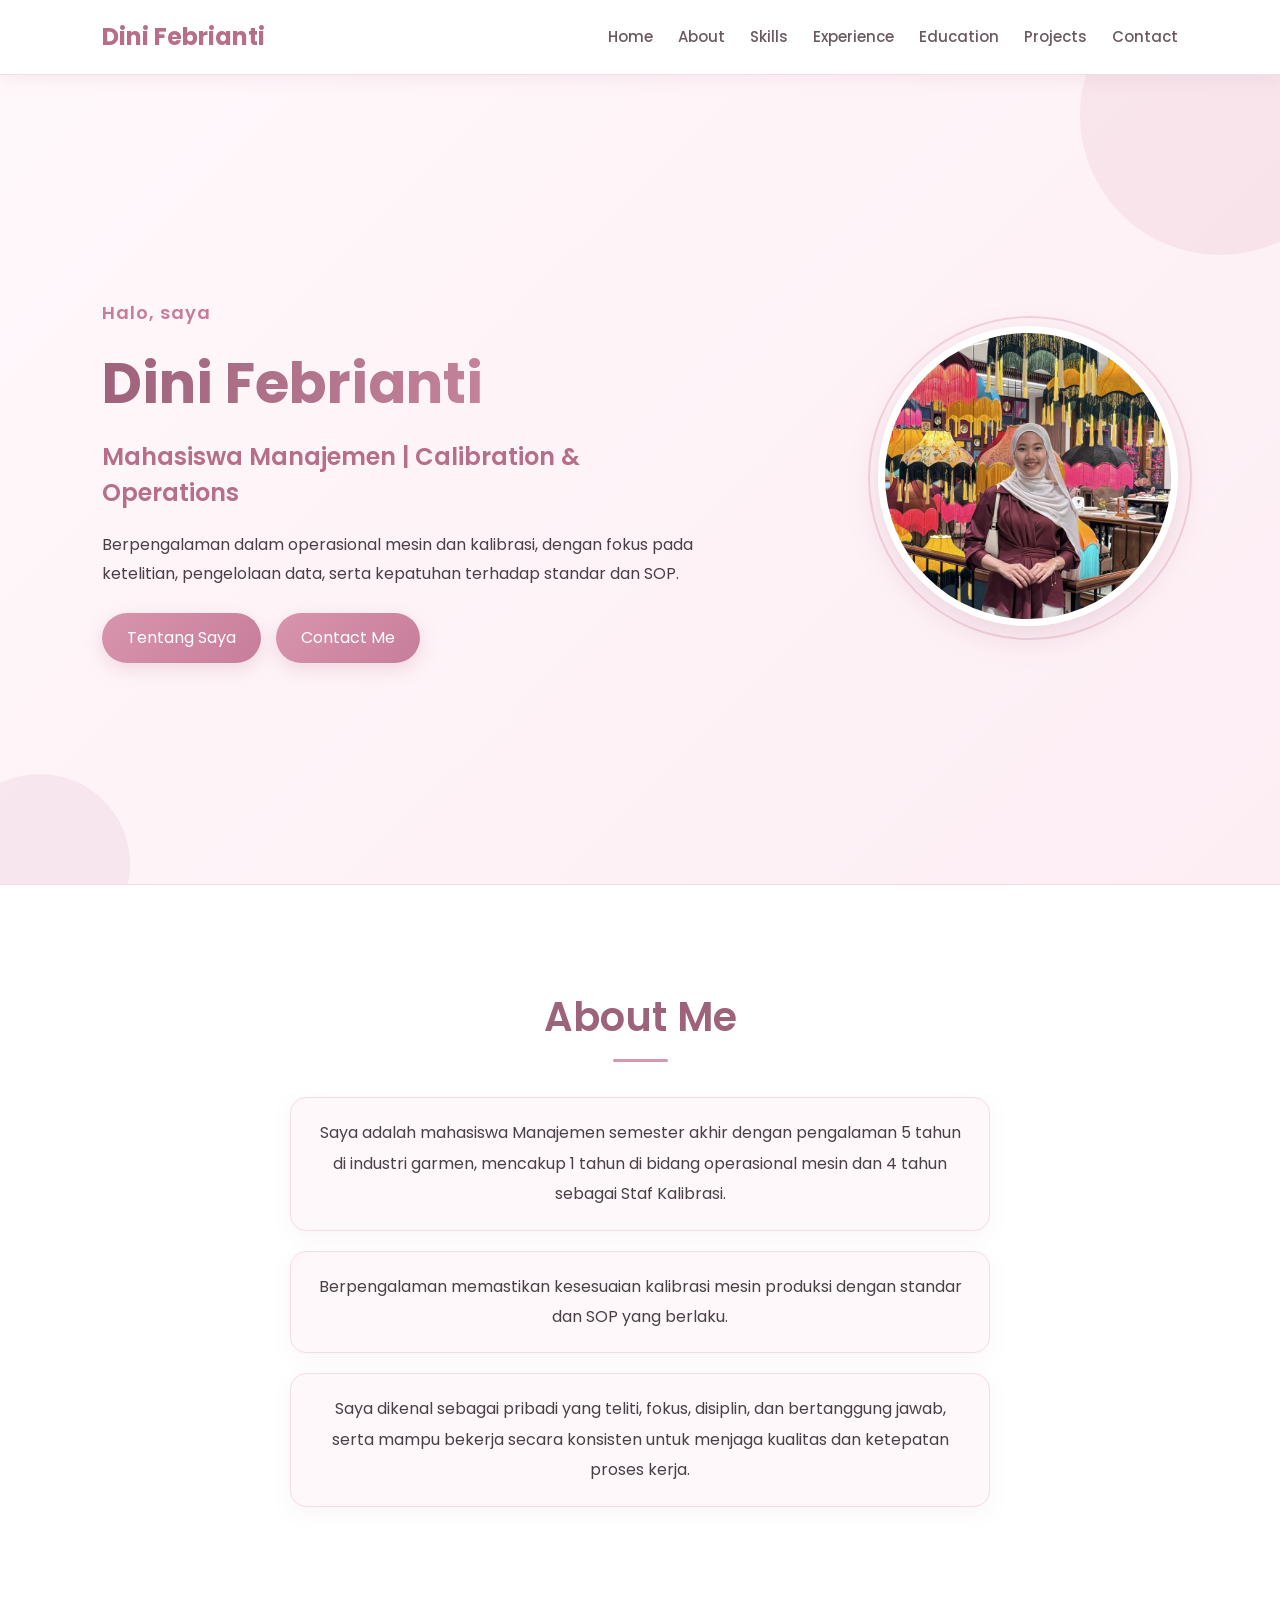
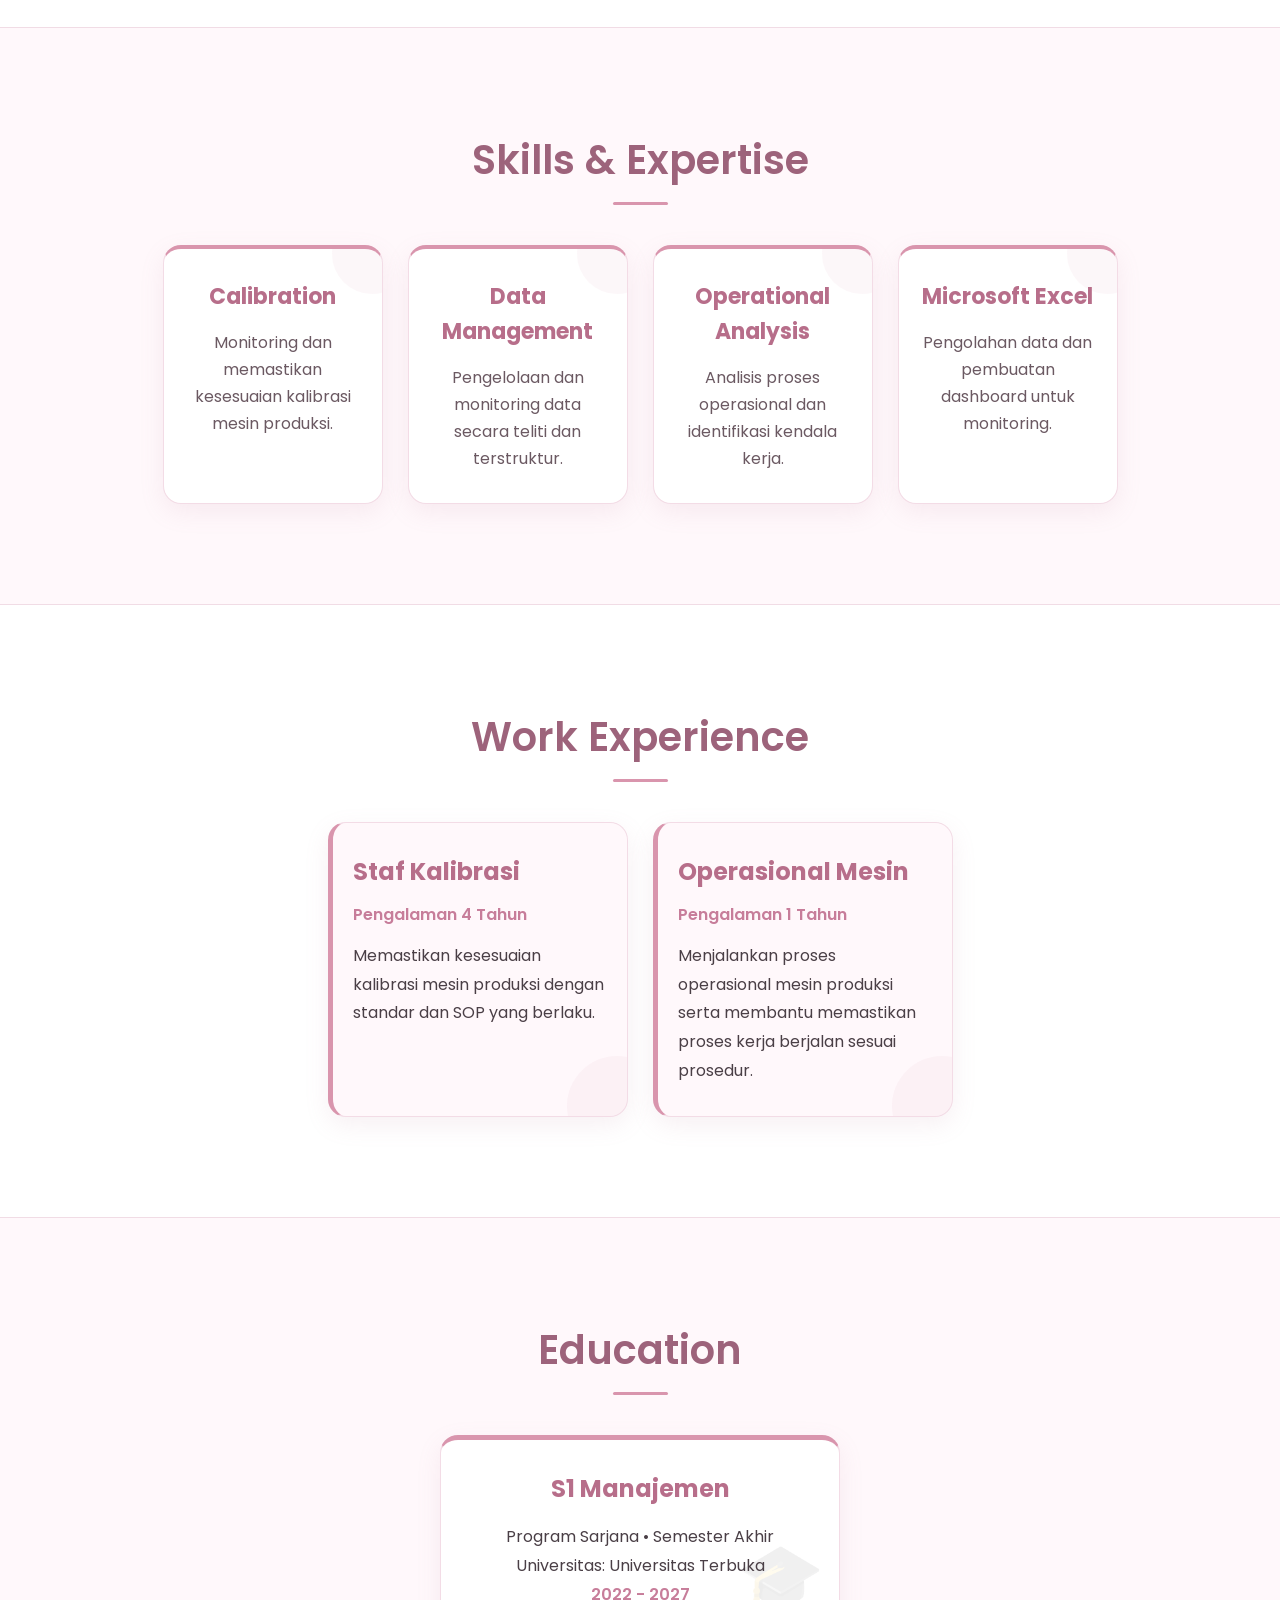
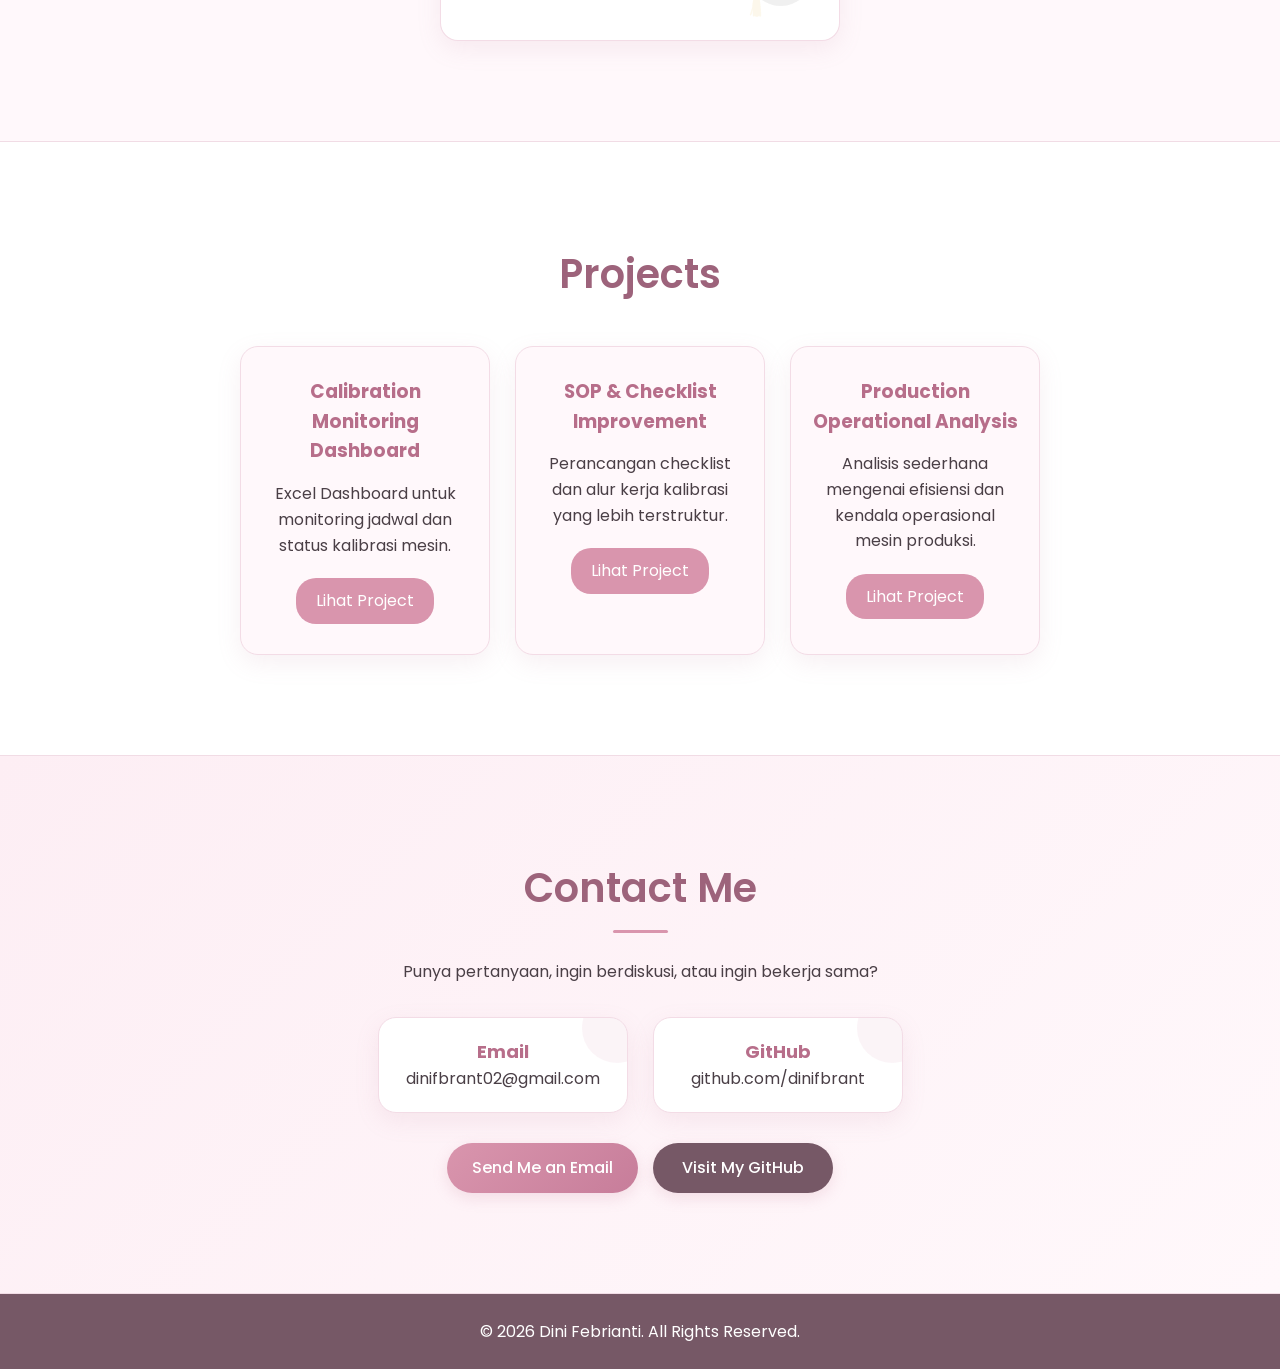
<file: index.html>
<!DOCTYPE html>
<html lang="id">

<head>
    <meta charset="UTF-8">

    <meta name="viewport" content="width=device-width, initial-scale=1.0">

    <title>Portfolio Dini Febrianti</title>

    <link rel="stylesheet" href="style.css">

    <!-- Google Font Poppins -->
    <link rel="preconnect" href="https://fonts.googleapis.com">
    <link rel="preconnect" href="https://fonts.gstatic.com" crossorigin>
    <link href="https://fonts.googleapis.com/css2?family=Poppins:wght@300;400;500;600;700&display=swap" rel="stylesheet">
</head>

<body>

    <!-- =========================
         NAVBAR
    ========================== -->

    <nav>

        <div class="logo">
            Dini Febrianti
        </div>

        <ul>
            <li><a href="#home">Home</a></li>
            <li><a href="#about">About</a></li>
            <li><a href="#skills">Skills</a></li>
            <li><a href="#experience">Experience</a></li>
            <li><a href="#education">Education</a></li>
            <li><a href="#projects">Projects</a></li>
            <li><a href="#contact">Contact</a></li>
        </ul>

    </nav>


    <!-- =========================
         HOME
    ========================== -->

    <section id="home">

        <div class="hero-text">

            <p>Halo, saya</p>

            <h1>Dini Febrianti</h1>

            <h3>
                Mahasiswa Manajemen | Calibration & Operations
            </h3>

            <p>
                Berpengalaman dalam operasional mesin dan kalibrasi,
                dengan fokus pada ketelitian, pengelolaan data,
                serta kepatuhan terhadap standar dan SOP.
            </p>

            <div class="hero-buttons">

                <a href="#about">
                    Tentang Saya
                </a>

                <a href="#contact">
                    Contact Me
                </a>

            </div>

        </div>


        <div class="hero-image">

            <img
                src="images/profile.jpeg"
                alt="Foto Profil"
            >

        </div>

    </section>


    <!-- =========================
         ABOUT
    ========================== -->

    <section id="about">

        <h2>About Me</h2>

        <p>
            Saya adalah mahasiswa Manajemen semester akhir dengan
            pengalaman 5 tahun di industri garmen, mencakup 1 tahun
            di bidang operasional mesin dan 4 tahun sebagai Staf Kalibrasi.
        </p>

        <p>
            Berpengalaman memastikan kesesuaian kalibrasi mesin produksi
            dengan standar dan SOP yang berlaku.
        </p>

        <p>
            Saya dikenal sebagai pribadi yang teliti, fokus, disiplin,
            dan bertanggung jawab, serta mampu bekerja secara konsisten
            untuk menjaga kualitas dan ketepatan proses kerja.
        </p>

    </section>


    <!-- =========================
         SKILLS
    ========================== -->

    <section id="skills">

        <h2>Skills & Expertise</h2>

        <div class="skills-container">

            <div class="skill-card">

                <h3>Calibration</h3>

                <p>
                    Monitoring dan memastikan kesesuaian
                    kalibrasi mesin produksi.
                </p>

            </div>


            <div class="skill-card">

                <h3>Data Management</h3>

                <p>
                    Pengelolaan dan monitoring data
                    secara teliti dan terstruktur.
                </p>

            </div>


            <div class="skill-card">

                <h3>Operational Analysis</h3>

                <p>
                    Analisis proses operasional dan
                    identifikasi kendala kerja.
                </p>

            </div>


            <div class="skill-card">

                <h3>Microsoft Excel</h3>

                <p>
                    Pengolahan data dan pembuatan
                    dashboard untuk monitoring.
                </p>

            </div>

        </div>

    </section>


    <!-- =========================
         EXPERIENCE
    ========================== -->

    <section id="experience">

        <h2>Work Experience</h2>

        <div class="experience-container">

            <div class="experience-card">

                <h3>Staf Kalibrasi</h3>

                <p>
                    Pengalaman 4 Tahun
                </p>

                <p>
                    Memastikan kesesuaian kalibrasi mesin produksi
                    dengan standar dan SOP yang berlaku.
                </p>

            </div>


            <div class="experience-card">

                <h3>Operasional Mesin</h3>

                <p>
                    Pengalaman 1 Tahun
                </p>

                <p>
                    Menjalankan proses operasional mesin produksi
                    serta membantu memastikan proses kerja berjalan
                    sesuai prosedur.
                </p>

            </div>

        </div>

    </section>


    <!-- =========================
         EDUCATION
    ========================== -->

    <section id="education">

        <h2>Education</h2>

        <div class="education-card">

            <h3>S1 Manajemen</h3>

            <p>
                Program Sarjana • Semester Akhir
            </p>

            <p>
                Universitas: Universitas Terbuka
            </p>

            <p>
                2022 - 2027
            </p>

        </div>

    </section>


    <!-- =========================
         PROJECTS
    ========================== -->

    <section id="projects">

        <h2>Projects</h2>

        <div class="projects-container">

            <div class="project-card">

                <h3>
                    Calibration Monitoring Dashboard
                </h3>

                <p>
                    Excel Dashboard untuk monitoring jadwal
                    dan status kalibrasi mesin.
                </p>

                <a href="projects/index.html">
                    Lihat Project
                </a>

            </div>


            <div class="project-card">

                <h3>
                    SOP & Checklist Improvement
                </h3>

                <p>
                    Perancangan checklist dan alur kerja kalibrasi
                    yang lebih terstruktur.
                </p>

                <a href="projects/index.html">
                    Lihat Project
                </a>

            </div>


            <div class="project-card">

                <h3>
                    Production Operational Analysis
                </h3>

                <p>
                    Analisis sederhana mengenai efisiensi dan
                    kendala operasional mesin produksi.
                </p>

                <a href="projects/index.html">
                    Lihat Project
                </a>

            </div>

        </div>

    </section>


    <!-- =========================
         CONTACT
    ========================== -->

    <section id="contact">

        <h2>Contact Me</h2>

        <p>
            Punya pertanyaan, ingin berdiskusi,
            atau ingin bekerja sama?
        </p>

        <div class="contact-info">

            <p>
                <strong>Email</strong><br>
                dinifbrant02@gmail.com
            </p>

            <p>
                <strong>GitHub</strong><br>
                github.com/dinifbrant
            </p>

        </div>


        <div class="contact-buttons">

            <a href="mailto:dinifbrant02@gmail.com">
                Send Me an Email
            </a>

            <a
                href="https://github.com/dinifbrant"
                target="_blank"
            >
                Visit My GitHub
            </a>

        </div>

    </section>


    <!-- =========================
         FOOTER
    ========================== -->

    <footer>

        <p>
            © 2026 Dini Febrianti. All Rights Reserved.
        </p>

    </footer>

</body>

</html>
</file>
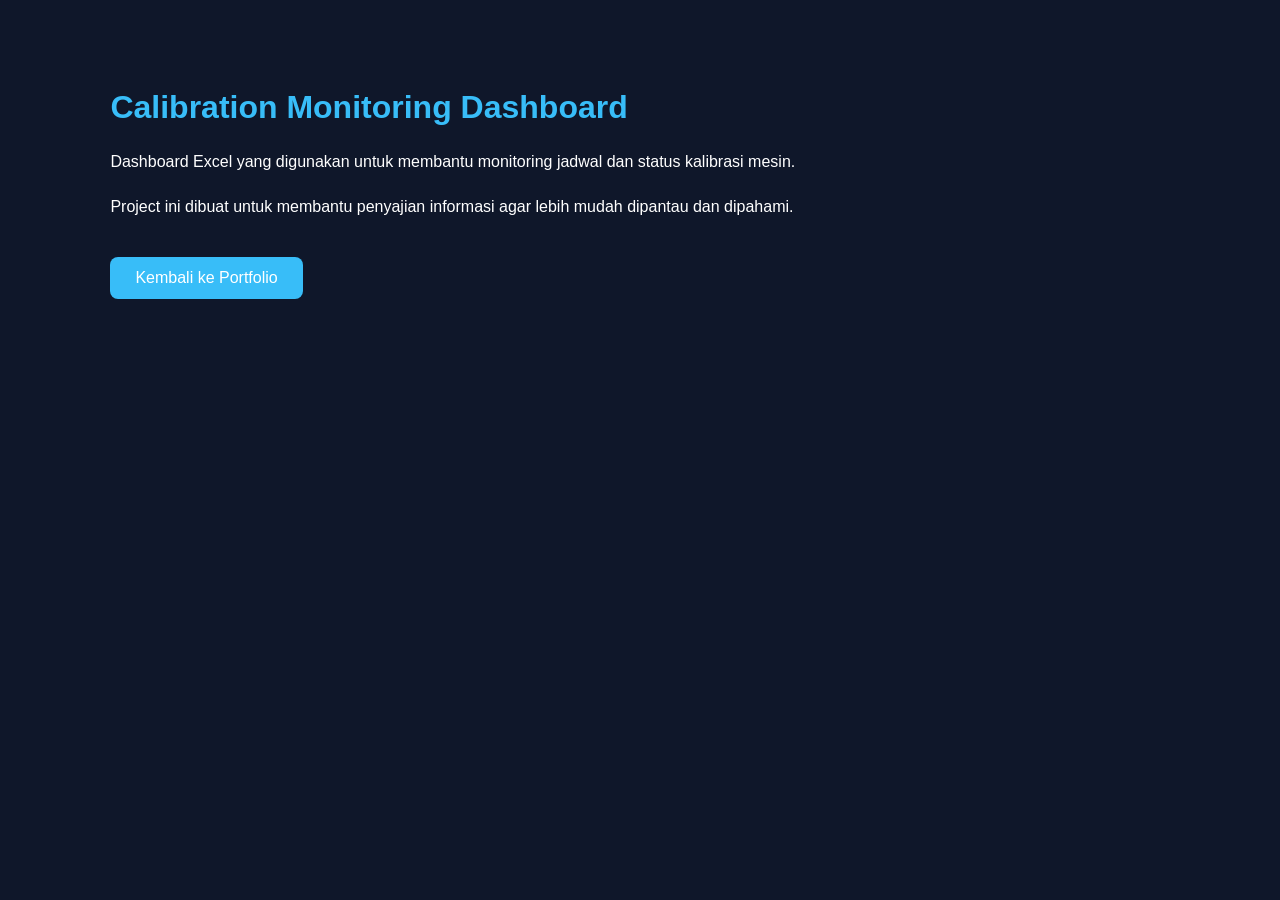
<file: projects/index.html>
<!DOCTYPE html>
<html lang="id">

<head>
    <meta charset="UTF-8">
    <meta name="viewport" content="width=device-width, initial-scale=1.0">

    <title>Calibration Monitoring Dashboard</title>

    <style>
        body {
            background-color: #0f172a;
            color: white;
            font-family: Arial, sans-serif;
            padding: 60px 8%;
        }

        h1 {
            color: #38bdf8;
        }

        p {
            line-height: 1.8;
            max-width: 700px;
        }

        a {
            display: inline-block;
            margin-top: 20px;
            padding: 12px 25px;
            background-color: #38bdf8;
            color: white;
            text-decoration: none;
            border-radius: 8px;
        }

        a:hover {
            opacity: 0.8;
        }
    </style>
</head>

<body>

    <h1>Calibration Monitoring Dashboard</h1>

    <p>
        Dashboard Excel yang digunakan untuk membantu
        monitoring jadwal dan status kalibrasi mesin.
    </p>

    <p>
        Project ini dibuat untuk membantu penyajian
        informasi agar lebih mudah dipantau dan dipahami.
    </p>

    <a href="../index.html">
        Kembali ke Portfolio
    </a>

</body>

</html>
</file>
<file: style.css>
/* =========================
   GLOBAL
========================= */

* {
    margin: 0;
    padding: 0;
    box-sizing: border-box;
}

html {
    scroll-behavior: smooth;
    scroll-padding-top: 90px;
}

body {
    font-family: 'Poppins', sans-serif;
    background-color: #fff8fb;
    color: #4a3f46;
    line-height: 1.6;
}

section {
    border-bottom: 1px solid #f1dce5;
}


/* =========================
   NAVBAR
========================= */

nav {
    display: flex;
    justify-content: space-between;
    align-items: center;

    padding: 18px 8%;

    position: sticky;
    top: 0;
    z-index: 1000;

    background-color: rgba(255, 255, 255, 0.97);

    border-bottom: 1px solid #f3dce6;

    box-shadow: 0 4px 18px rgba(190, 130, 155, 0.12);
}

.logo {
    font-size: 24px;
    font-weight: 700;
    color: #b76e8a;
    white-space: nowrap;
}

nav ul {
    display: flex;
    align-items: center;
    list-style: none;
    gap: 25px;
}

nav a {
    position: relative;

    color: #6b5962;
    text-decoration: none;

    font-size: 15px;
    font-weight: 500;

    transition: 0.3s;
}

nav a::after {
    content: "";

    position: absolute;

    left: 0;
    bottom: -6px;

    width: 0;
    height: 2px;

    background-color: #d995ad;

    transition: 0.3s;
}

nav a:hover {
    color: #c77d9a;
}

nav a:hover::after {
    width: 100%;
}


/* =========================
   HOME
========================= */

#home {
    min-height: 90vh;

    padding: 80px 8%;

    display: flex;
    justify-content: space-between;
    align-items: center;

    gap: 50px;

    background: linear-gradient(
        135deg,
        #fff8fb,
        #fdeef4
    );
}

.hero-text {
    max-width: 600px;
}

.hero-text > p:first-child {
    color: #c77d9a;
    font-weight: 600;
    font-size: 18px;
}

h1 {
    font-size: 56px;
    font-weight: 700;

    margin: 10px 0;

    background: linear-gradient(
        90deg,
        #9d637b,
        #d995ad
    );

    -webkit-background-clip: text;
    -webkit-text-fill-color: transparent;
}

.hero-text h3 {
    font-size: 24px;
    font-weight: 600;

    color: #b76e8a;

    margin-bottom: 20px;
}

.hero-text p {
    line-height: 1.8;
}


/* =========================
   HOME BUTTON
========================= */

.hero-buttons {
    display: flex;
    gap: 15px;

    margin-top: 25px;
}

.hero-buttons a {
    display: inline-block;

    padding: 12px 25px;

    background: linear-gradient(
        135deg,
        #d995ad,
        #c77d9a
    );

    color: white;

    text-decoration: none;

    border-radius: 30px;

    box-shadow: 0 6px 18px rgba(200, 130, 155, 0.25);

    transition: 0.3s;
}

.hero-buttons a:hover {
    opacity: 0.9;
    transform: translateY(-3px);
}


/* =========================
   PROFILE IMAGE
========================= */

.hero-image img {
    width: 300px;
    height: 300px;

    object-fit: cover;

    border-radius: 50%;

    border: 7px solid white;

    box-shadow: 0 10px 30px rgba(190, 130, 155, 0.25);

    transition: 0.3s;
}

.hero-image img:hover {
    transform: scale(1.05);
}


/* =========================
   ABOUT
========================= */

#about {
    min-height: 60vh;

    padding: 100px 8%;

    text-align: center;

    background-color: #fff;
}

#about h2 {
    font-size: 40px;
    font-weight: 600;

    margin-bottom: 35px;

    color: #9d637b;
}

#about p {
    max-width: 700px;

    margin: 0 auto 20px;

    line-height: 1.9;
}


/* =========================
   SKILLS
========================= */

#skills {
    min-height: 60vh;

    padding: 100px 8%;

    text-align: center;

    background-color: #fff8fb;
}

#skills h2 {
    font-size: 40px;
    font-weight: 600;

    margin-bottom: 40px;

    color: #9d637b;
}

.skills-container {
    display: flex;
    justify-content: center;

    gap: 25px;

    flex-wrap: wrap;
}

.skill-card {
    width: 220px;

    padding: 30px 20px;

    border-radius: 18px;

    background-color: #fff;

    border: 1px solid #f3dce6;

    box-shadow: 0 8px 25px rgba(190, 130, 155, 0.12);

    transition: 0.3s;
}

.skill-card h3 {
    font-size: 22px;

    margin-bottom: 15px;

    color: #b76e8a;
}

.skill-card p {
    color: #6b5962;
}

.skill-card:hover {
    transform: translateY(-7px);

    box-shadow: 0 12px 30px rgba(190, 130, 155, 0.2);
}


/* =========================
   EXPERIENCE
========================= */

#experience {
    min-height: 60vh;

    padding: 100px 8%;

    text-align: center;

    background-color: #fff;
}

#experience h2 {
    font-size: 40px;
    font-weight: 600;

    margin-bottom: 40px;

    color: #9d637b;
}

.experience-container {
    display: flex;
    justify-content: center;

    gap: 25px;

    flex-wrap: wrap;
}

.experience-card {
    width: 300px;

    padding: 30px 20px;

    border-radius: 18px;

    background-color: #fff8fb;

    border: 1px solid #f3dce6;

    box-shadow: 0 8px 25px rgba(190, 130, 155, 0.12);

    transition: 0.3s;
}

.experience-card h3 {
    font-size: 24px;

    margin-bottom: 10px;

    color: #b76e8a;
}

.experience-card p {
    line-height: 1.8;
}

.experience-card:hover {
    transform: translateY(-7px);

    box-shadow: 0 12px 30px rgba(190, 130, 155, 0.2);
}


/* =========================
   EDUCATION
========================= */

#education {
    min-height: 50vh;

    padding: 100px 8%;

    text-align: center;

    background-color: #fff8fb;
}

#education h2 {
    font-size: 40px;
    font-weight: 600;

    margin-bottom: 40px;

    color: #9d637b;
}

.education-card {
    width: 400px;
    max-width: 100%;

    margin: auto;

    padding: 30px 20px;

    border-radius: 18px;

    background-color: #fff;

    border: 1px solid #f3dce6;

    box-shadow: 0 8px 25px rgba(190, 130, 155, 0.12);

    transition: 0.3s;
}

.education-card h3 {
    font-size: 24px;

    margin-bottom: 15px;

    color: #b76e8a;
}

.education-card p {
    line-height: 1.8;
}

.education-card:hover {
    transform: translateY(-7px);

    box-shadow: 0 12px 30px rgba(190, 130, 155, 0.2);
}


/* =========================
   PROJECTS
========================= */

#projects {
    min-height: 60vh;

    padding: 100px 8%;

    text-align: center;

    background-color: #fff;
}

#projects h2 {
    font-size: 40px;
    font-weight: 600;

    margin-bottom: 40px;

    color: #9d637b;
}

.projects-container {
    display: flex;
    justify-content: center;

    gap: 25px;

    flex-wrap: wrap;
}

.project-card {
    width: 250px;

    padding: 30px 20px;

    border-radius: 18px;

    background-color: #fff8fb;

    border: 1px solid #f3dce6;

    box-shadow: 0 8px 25px rgba(190, 130, 155, 0.12);

    transition: 0.3s;
}

.project-card h3 {
    color: #b76e8a;

    margin-bottom: 15px;
}

.project-card:hover {
    transform: translateY(-7px);

    box-shadow: 0 12px 30px rgba(190, 130, 155, 0.2);
}

.project-card a {
    display: inline-block;

    margin-top: 20px;

    padding: 10px 20px;

    background-color: #d995ad;

    color: white;

    text-decoration: none;

    border-radius: 20px;

    transition: 0.3s;
}

.project-card a:hover {
    opacity: 0.9;

    transform: translateY(-2px);
}


/* =========================
   CONTACT
========================= */

#contact {
    min-height: 50vh;

    padding: 100px 8%;

    text-align: center;

    background: linear-gradient(
        135deg,
        #fdeef4,
        #fff8fb
    );
}

#contact h2 {
    font-size: 40px;
    font-weight: 600;

    margin-bottom: 25px;

    color: #9d637b;
}

#contact > p {
    margin-bottom: 15px;

    line-height: 1.8;
}


/* CONTACT INFO */

.contact-info {
    display: flex;
    justify-content: center;

    gap: 25px;

    flex-wrap: wrap;

    margin: 30px 0;
}

.contact-info p {
    width: 250px;

    padding: 20px;

    margin-bottom: 0;

    background-color: #fff;

    border: 1px solid #f3dce6;

    border-radius: 18px;

    box-shadow: 0 8px 25px rgba(190, 130, 155, 0.12);
}

.contact-info strong {
    color: #b76e8a;

    font-size: 18px;
}


/* CONTACT BUTTON */

.contact-buttons {
    display: flex;
    justify-content: center;

    gap: 15px;

    flex-wrap: wrap;
}

.contact-buttons a {
    display: inline-block;

    padding: 12px 25px;

    background-color: #d995ad;

    color: white;

    text-decoration: none;

    border-radius: 25px;

    box-shadow: 0 5px 15px rgba(200, 130, 155, 0.2);

    transition: 0.3s;
}

.contact-buttons a:hover {
    opacity: 0.9;

    transform: translateY(-3px);
}


/* =========================
   FOOTER
========================= */

footer {
    padding: 25px 8%;

    text-align: center;

    background-color: #765866;

    color: white;
}

footer p {
    margin: 0;
}


/* =========================
   RESPONSIVE
========================= */

@media (max-width: 768px) {

    nav {
        flex-direction: column;

        gap: 10px;

        padding: 15px 5%;
    }

    .logo {
        font-size: 22px;
    }

    nav ul {
        flex-wrap: wrap;

        justify-content: center;

        gap: 12px;
    }

    nav a {
        font-size: 14px;
    }

    #home {
        flex-direction: column;

        text-align: center;

        gap: 40px;

        padding: 60px 6%;
    }

    h1 {
        font-size: 42px;
    }

    .hero-text h3 {
        font-size: 20px;
    }

    .hero-text p {
        font-size: 15px;
    }

    .hero-buttons {
        justify-content: center;

        flex-wrap: wrap;
    }

    .hero-image img {
        width: 220px;
        height: 220px;
    }

    #about,
    #skills,
    #experience,
    #education,
    #projects,
    #contact {
        padding: 80px 6%;
    }

    #about h2,
    #skills h2,
    #experience h2,
    #education h2,
    #projects h2,
    #contact h2 {
        font-size: 32px;
    }

    .skill-card,
    .project-card {
        width: 100%;
        max-width: 300px;
    }

    .experience-card {
        width: 100%;
        max-width: 300px;
    }

    .education-card {
        width: 100%;
        max-width: 400px;
    }

    .contact-info {
        flex-direction: column;

        align-items: center;
    }

    .contact-info p {
        width: 100%;
        max-width: 300px;
    }

    .contact-buttons {
        flex-direction: column;

        align-items: center;
    }

    .contact-buttons a {
        width: 100%;
        max-width: 250px;

        text-align: center;
    }
}

/* =========================
   HOME - POLISH
========================= */

#home {
    position: relative;
    overflow: hidden;
}

#home::before {
    content: "";
    position: absolute;

    width: 280px;
    height: 280px;

    background-color: rgba(217, 149, 173, 0.15);

    border-radius: 50%;

    top: -100px;
    right: -80px;
}

#home::after {
    content: "";
    position: absolute;

    width: 180px;
    height: 180px;

    background-color: rgba(183, 110, 138, 0.10);

    border-radius: 50%;

    bottom: -70px;
    left: -50px;
}

.hero-text,
.hero-image {
    position: relative;
    z-index: 1;
}

.hero-text > p:first-child {
    letter-spacing: 1px;
}

.hero-text h3 {
    line-height: 1.5;
}

.hero-image {
    position: relative;
}

.hero-image::before {
    content: "";

    position: absolute;

    width: 320px;
    height: 320px;

    border: 2px solid rgba(217, 149, 173, 0.35);

    border-radius: 50%;

    top: -10px;
    left: -10px;

    z-index: -1;
}

.hero-image img {
    animation: floating 4s ease-in-out infinite;
}

@keyframes floating {

    0% {
        transform: translateY(0);
    }

    50% {
        transform: translateY(-8px);
    }

    100% {
        transform: translateY(0);
    }

}

/* =========================
   ABOUT - POLISH
========================= */

#about {
    position: relative;
    overflow: hidden;
}

#about h2 {
    position: relative;
    display: inline-block;
}

#about h2::after {
    content: "";

    display: block;

    width: 55px;
    height: 3px;

    margin: 10px auto 0;

    background-color: #d995ad;

    border-radius: 10px;
}

#about p {
    background-color: #fff8fb;

    padding: 20px 25px;

    border-radius: 16px;

    border: 1px solid #f3dce6;

    box-shadow: 0 6px 20px rgba(190, 130, 155, 0.08);

    transition: 0.3s;
}

#about p:hover {
    transform: translateY(-3px);

    box-shadow: 0 10px 25px rgba(190, 130, 155, 0.14);
}

/* =========================
   SKILLS - POLISH
========================= */

#skills {
    position: relative;
    overflow: hidden;
}

#skills h2 {
    position: relative;
    display: inline-block;
}

#skills h2::after {
    content: "";

    display: block;

    width: 55px;
    height: 3px;

    margin: 10px auto 0;

    background-color: #d995ad;

    border-radius: 10px;
}

.skill-card {
    position: relative;

    overflow: hidden;

    border-top: 4px solid #d995ad;
}

.skill-card::before {
    content: "";

    position: absolute;

    width: 80px;
    height: 80px;

    background-color: rgba(217, 149, 173, 0.08);

    border-radius: 50%;

    top: -35px;
    right: -30px;

    transition: 0.3s;
}

.skill-card:hover::before {
    transform: scale(1.5);
}

.skill-card h3 {
    position: relative;
}

.skill-card p {
    position: relative;

    line-height: 1.7;
}

/* =========================
   EXPERIENCE - POLISH
========================= */

#experience {
    position: relative;
    overflow: hidden;
}

#experience h2 {
    position: relative;
    display: inline-block;
}

#experience h2::after {
    content: "";

    display: block;

    width: 55px;
    height: 3px;

    margin: 10px auto 0;

    background-color: #d995ad;

    border-radius: 10px;
}

.experience-card {
    position: relative;

    overflow: hidden;

    border-left: 5px solid #d995ad;

    text-align: left;
}

.experience-card::after {
    content: "";

    position: absolute;

    width: 100px;
    height: 100px;

    background-color: rgba(217, 149, 173, 0.08);

    border-radius: 50%;

    right: -40px;
    bottom: -40px;

    transition: 0.3s;
}

.experience-card:hover::after {
    transform: scale(1.4);
}

.experience-card h3,
.experience-card p {
    position: relative;
    z-index: 1;
}

.experience-card p:first-of-type {
    color: #c77d9a;

    font-weight: 600;

    margin-bottom: 12px;
}

/* =========================
   EDUCATION - POLISH
========================= */

#education {
    position: relative;
    overflow: hidden;
}

#education h2 {
    position: relative;
    display: inline-block;
}

#education h2::after {
    content: "";

    display: block;

    width: 55px;
    height: 3px;

    margin: 10px auto 0;

    background-color: #d995ad;

    border-radius: 10px;
}

.education-card {
    position: relative;

    overflow: hidden;

    border-top: 5px solid #d995ad;
}

.education-card::before {
    content: "🎓";

    position: absolute;

    font-size: 70px;

    opacity: 0.08;

    right: 15px;
    bottom: 5px;
}

.education-card h3,
.education-card p {
    position: relative;
    z-index: 1;
}

.education-card p:last-child {
    color: #c77d9a;

    font-weight: 600;
}

/* =========================
   CONTACT - POLISH
========================= */

#contact {
    position: relative;
    overflow: hidden;
}

#contact h2 {
    position: relative;
    display: inline-block;
}

#contact h2::after {
    content: "";

    display: block;

    width: 55px;
    height: 3px;

    margin: 10px auto 0;

    background-color: #d995ad;

    border-radius: 10px;
}

.contact-info p {
    transition: 0.3s;

    position: relative;
    overflow: hidden;
}

.contact-info p::before {
    content: "";

    position: absolute;

    width: 70px;
    height: 70px;

    background-color: rgba(217, 149, 173, 0.10);

    border-radius: 50%;

    right: -25px;
    top: -25px;
}

.contact-info p:hover {
    transform: translateY(-5px);

    box-shadow: 0 12px 30px rgba(190, 130, 155, 0.16);
}

.contact-info strong,
.contact-info p {
    position: relative;
}

.contact-buttons a {
    min-width: 180px;

    font-weight: 500;
}

.contact-buttons a:first-child {
    background: linear-gradient(
        135deg,
        #d995ad,
        #c77d9a
    );
}

.contact-buttons a:last-child {
    background-color: #765866;
}

.contact-buttons a:hover {
    transform: translateY(-4px);
}
</file>
